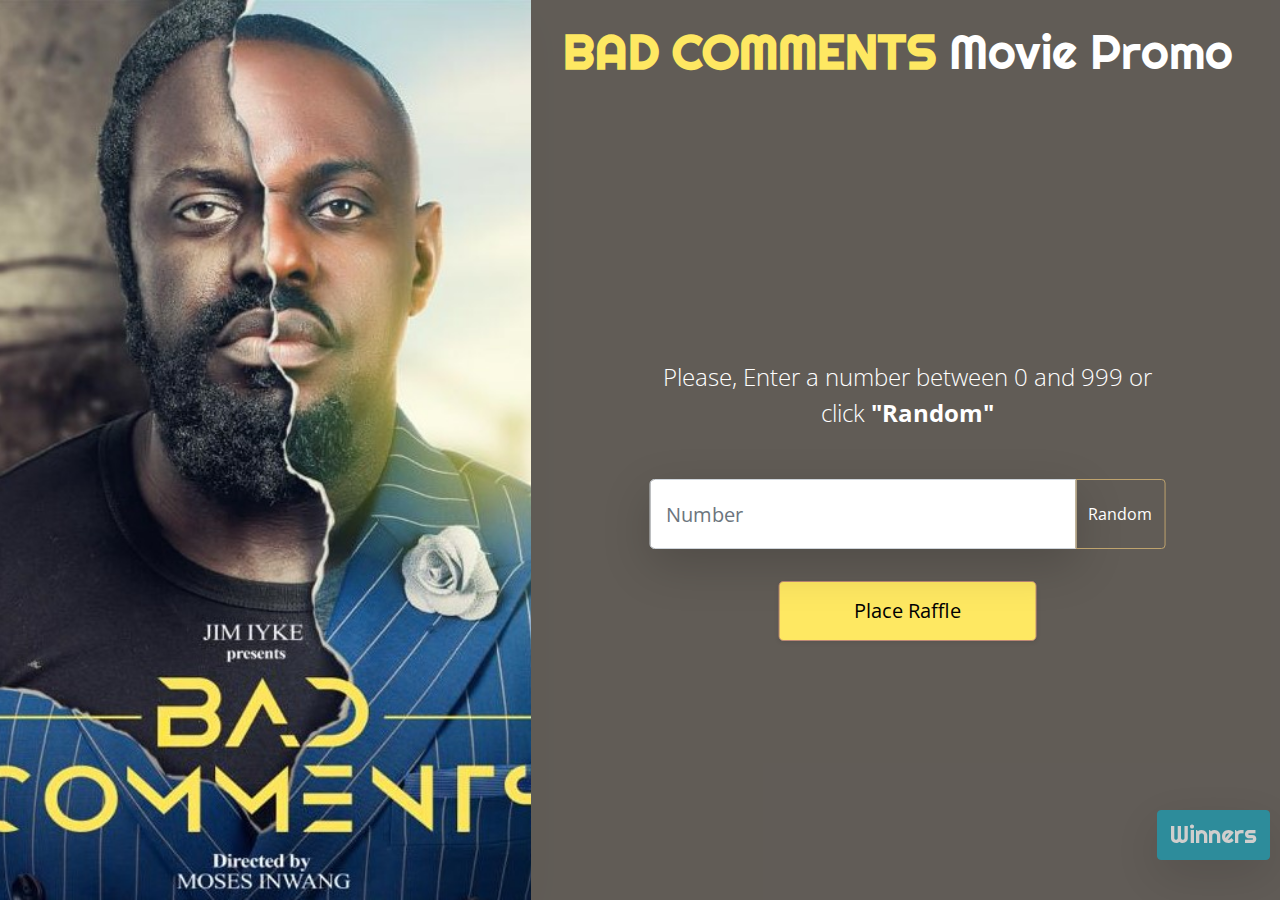
<file: index.html>
<!DOCTYPE html>
<html lang="en">

<head>
    <meta charset="UTF-8">
    <meta name="viewport" content="width=device-width, initial-scale=1.0">
    <meta http-equiv="X-UA-Compatible" content="ie=edge">
    <link rel="stylesheet" href="style/bootstrap.css"/>
    <link rel="icon"
          type="image/png"
          href="image/bd.jpg">
    <link href="https://fonts.googleapis.com/css?family=Open+Sans|Righteous&display=swap" rel="stylesheet">
    <title>Bad Comments Movie Promo</title>
</head>

<style>

    /** {*/
    /*    border: 1px solid;*/
    /*}*/

    body, html {
        font-family: 'Righteous', cursive;
        height: 100%;
        width: 100%;
        margin: 0;
        padding: 0;
        overflow: hidden;
    }

    body {
        background: #6b6253;
    }

    .Text {
        font-family: 'Open Sans', sans-serif;

    }

    .PromoImage {
        height: 100%;
        background-image: url("image/bg_1.jpeg");
        background-position: center;
        background-repeat: no-repeat;
        background-size: cover;
    }

    .FullHeight {
        height: 100%;
    }

    .FullWidth {
        width: 100%;
    }

    .Mask {
        background: rgba(95, 91, 88, 0.8);
        padding-bottom: 50px;
        /*border: 1px solid red;*/
    }

    .Circle {
        border-radius: 50%;
    }

    .MainTitle {
        color: #fee862;
    }

    .Title {
        font-size: 300%;
        /*border-left: 5px solid;*/
    }

    .FiftyPercent {
        width: 50%;
        text-align: center;
    }

    .Large {
        font-size: 150%;
    }

    .TextAccentTheme {
        color: #6b6253;
    }


    /*.LayerTopSmallScreen {*/
    /*    overflow-y: scroll;*/
    /*}*/

    .ButtonTheme {
        color: #fff !important;
        border: 1px solid #bea36e;
    }

    .RaffleButton {
        background: #fee862 !important;
        width: 50%;
        height: 3em;
        color: black;
        border: 1px solid #bc8775;
    }

    @media only screen and (min-width: 378px) {
        .NSContainer {
            width: 70%;
            text-align: center;
            position: absolute;
            left: 50%;
            top: 52%;
            transform: translate(-50%, -50%);
        }
    }

    @media only screen and (max-width: 767px) {
        .LayerTopSmallScreen {
            position: absolute;
            overflow-y: auto;
            left: 0;

            /*margin-bottom: 150px;*/
            /*border: 1px solid red;*/
        }

        .VCenter {
            text-align: center;
        }

        .RaffleButton {
            width: 70%;
        }

        .Text {
            padding-top: 2em;
        }
    }

    .floating-action-button {
        position: fixed;
        /*float: right;*/
        /*bottom: 1em;*/
        opacity: .7;
        right: 10px;
        z-index: 50;
        font-size: 1.5em;
        top: 90%;
        /*left: 80%;*/
        /*transform: translate(-50%, -50%);*/

    }

</style>

<body>


<div class="modal Text" id="invalid" tabindex="-1" role="dialog">
    <div class="modal-dialog" role="document">
        <div class="modal-content">
            <div class="modal-header">
                <h5 class="modal-title">Invalid Draw</h5>
                <button type="button" class="close" data-dismiss="modal" aria-label="Close">
                    <span aria-hidden="true">&times;</span>
                </button>
            </div>
            <div class="modal-body">
                <p id="invalid-text"></p>
            </div>
        </div>
    </div>
</div>


<div class="modal fade Text" id="pay-modal" tabindex="-1" role="dialog"
     aria-labelledby="exampleModalCenterTitle" aria-hidden="true">
    <div class="modal-dialog modal-dialog-centered" role="document">
        <div class="modal-content">
            <div class="modal-header">
                <h5 class="modal-title">Place Raffle</h5>
                <button type="button" class="close" data-dismiss="modal" id="raffle-close" aria-label="Close">
                    <span aria-hidden="true">&times;</span>
                </button>
            </div>
            <!--            <form>-->
            <div class="modal-body">
                You drew <span id="raffle-val" class="TextAccentTheme font-weight-bolder rv"></span>
            </div>
            <div class="form-group ml-3 mr-3 mb-3">
                <label for="name">Name</label>
                <input type="text" class="form-control" id="name" placeholder="John Mark" required>
            </div>

            <div class="alert alert-danger container d-none" id="name-val" role="alert">
                Name can't be empty
            </div>

            <div class="form-group ml-3 mr-3 mb-3">
                <label for="phone">Phone</label>
                <input type="text" class="form-control" id="phone" placeholder="09012345678" required>
            </div>
            <div class="alert alert-danger container d-none" id="phone-val" role="alert">
                Phone empty or poorly formatted. <i><b>format: </b>09012345678</i>
            </div>

            <div class="form-group ml-3 mr-3 mb-3">
                <label for="email">Email address</label>
                <input type="email" class="form-control" id="email"
                       placeholder="abc@123.xyz" required>
            </div>

            <div class="alert alert-danger container d-none" id="email-val" role="alert">
                Email empty or poorly formatted. <i><b>format: </b>abc@123.xyz</i>
            </div>


            <div class="modal-footer">
                <button type="button" class="btn btn-secondary" id="draw-again"
                        data-dismiss="modal">Cancel
                </button>

                <script src="https://api.ravepay.co/flwv3-pug/getpaidx/api/flwpbf-inline.js"></script>
                <button type="button ButtonTheme" class="btn btn-info" onClick="payWithRave()">Pay Now</button>
            </div>
            <!--            </form>-->
        </div>
    </div>
</div>


<div class="row FullHeight ">
    <div class="col-lg-5 col-md-6 col-sm-12 shadow-lg PromoImage">
    </div>
    <div class="col-lg-7  col-md-6 p-3 col-sm-12 LayerTopSmallScreen FullHeight FullWidth Mask text-white">


        <a href="https://api-badcommentsmoviepromo.herokuapp.com/winners"
           class="btn btn-info shadow-lg floating-action-button">Winners
        </a>


        <div class="Title pl-3 "><span class="MainTitle font-weight-bold">BAD COMMENTS</span> Movie Promo
        </div>


        <div class="container pt-1 pl-1 mt-sm-5 mt-md-4 pt-sm-3 Text NSContainer">


            <!--<h3>Win a Chance to be featured on the Bad Comments Movie</h3>-->

            <!--            <div class="alert alert-danger" role="alert">-->
            <!--                <div class="Large">Please enter a number from 0 to 999</div>-->
            <!--            </div>-->

            <div class="m-3text-left Text font-weight-light" style="font-size: 150%">
                Please, Enter a number between 0 and 999 or click <span class="font-weight-bold">"Random"</span>
            </div>
            <div class="input-group mb-3 mt-5">
                <input type="number" class="form-control-lg shadow-lg form-control" id="inbox" required
                       style="height: 3.5em !important;"
                       placeholder="Number" aria-label="raffle number"
                       aria-describedby="basic-addon2">
                <div class="input-group-append">
                    <button class="btn btn-outline ButtonTheme" type="button" id="random">Random</button>
                </div>
            </div>
            <div class="VCenter">
                <input type="button" id="raffle" class="btn RaffleButton shadow-sm stop btn-outline-dark btn-lg mt-md-3"
                       value="Place Raffle"
                       data-toggle="modal"/>
            </div>


            <!--            <div class="m-lg-3 m-4 pt-lg-4">-->
            <!--                <a href="" class="btn"><img src="https://img.icons8.com/metro/26/000000/instagram-new.png"></a>-->

            <!--            </div>-->
        </div>

    </div>
</div>

</body>

<script src="https://ajax.aspnetcdn.com/ajax/jQuery/jquery-3.4.1.min.js"></script>
<script src="https://cdn.jsdelivr.net/npm/popper.js@1.16.0/dist/umd/popper.min.js"
        integrity="sha384-Q6E9RHvbIyZFJoft+2mJbHaEWldlvI9IOYy5n3zV9zzTtmI3UksdQRVvoxMfooAo"
        crossorigin="anonymous"></script>
<script src="https://stackpath.bootstrapcdn.com/bootstrap/4.4.1/js/bootstrap.min.js"
        integrity="sha384-wfSDF2E50Y2D1uUdj0O3uMBJnjuUD4Ih7YwaYd1iqfktj0Uod8GCExl3Og8ifwB6"
        crossorigin="anonymous"></script>
<script src="script/c.js"></script>
</html>
</file>
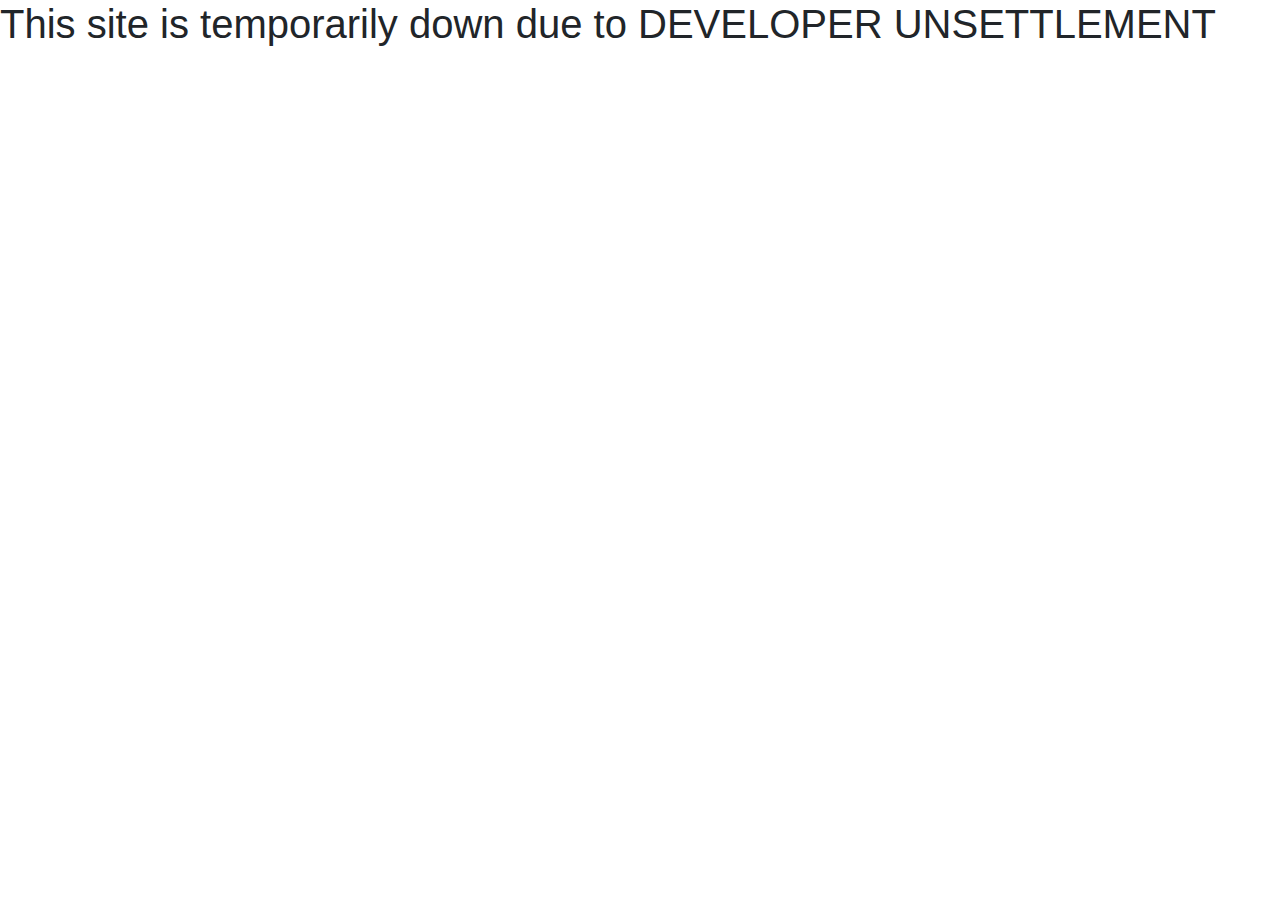
<file: index_deprecated.html>
<!DOCTYPE html>
<html lang="en">

<head>
    <meta charset="UTF-8">
    <meta name="viewport" content="width=device-width, initial-scale=1.0">
    <meta http-equiv="X-UA-Compatible" content="ie=edge">
    <link rel="stylesheet" href="style/bootstrap.css"/>
    <link rel="icon"
          type="image/png"
          href="image/bd.jpg">
    <link href="https://fonts.googleapis.com/css?family=Open+Sans|Righteous&display=swap" rel="stylesheet">
    <title>Bad Comments Movie Promo</title>
</head>

  <body>
    <h1>
      This site is temporarily down due to <codde> DEVELOPER UNSETTLEMENT </code>
    </h1>
  </body>
</html>
</file>
